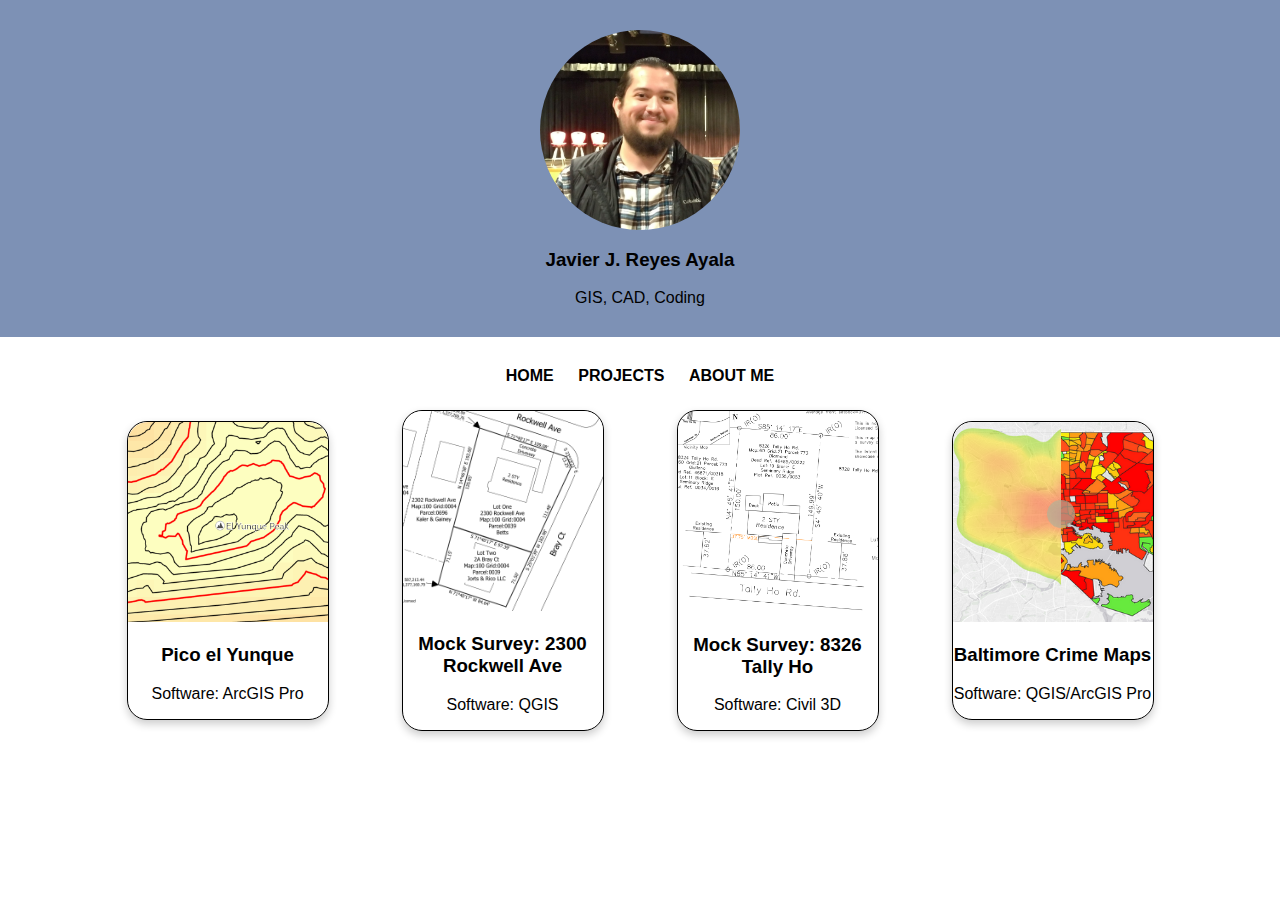
<file: index.html>
<!DOCTYPE html>
<html lang="en">

<head>
  <meta charset="UTF-8">
  <meta http-equiv="X-UA-Compatible" content="IE=edge">
  <meta name="viewport" content="width=device-width, initial-scale=1.0">

  <link rel="stylesheet" href="styles/styles.css">

  <title>Javier Reyes</title>
</head>

<body id="index">
  <!--Title Banner-->
  <div id="titleBanner">
    <img src="images/profile.jpg" alt="Javier Photo" id="profilePhoto">
    <h3>Javier J. Reyes Ayala</h3>
    GIS, CAD, Coding
  </div>

  <!--Navigation-->
  <div id="navBarIndex">
    <a href="index.html">HOME</a>
    <a href="projects.html">PROJECTS</a>
    <a href="aboutMe.html">ABOUT ME</a>
  </div>

  <!--Project Cards-->
  <div id="container">
    <a href="projects.html#yunque">
      <div class="projCard">
        <img src="images/IconPicoElYunque.png" alt="Pico El Yunque">
        <h3>Pico el Yunque</h3>
        <p>
          Software: ArcGIS Pro
        </p>
      </div>
      </a>
  
    <a href="projects.html#rockwell">
    <div class="projCard">
      <img src="images/Icon2300Rockwell.png" alt="Mock Survey: 2300 ROckwell">
      <h3>Mock Survey: 2300 Rockwell Ave</h3>
      <p>
        Software: QGIS
      </p>
    </div>
  </a>

    <a href="projects.html#tallyHo">
    <div class="projCard">
      <img src="images/Icon8326TallyHo.png" alt="Mock Survey: 8326 Tally Ho">
      <h3>Mock Survey: 8326 Tally Ho</h3>
      <p>
        Software: Civil 3D
      </p>
    </div>
    </a>

    <a href="projects.html#baltCrime">
    <div class="projCard">
      <img src="images/IconBaltimoreCrimeHeatmap.png" alt="BaltimoreCrime">
      <h3>Baltimore Crime Maps</h3>
      <p>
        Software: QGIS/ArcGIS Pro
      </p>
    </div>
  </div>
</a>
</body>

</html>
</file>
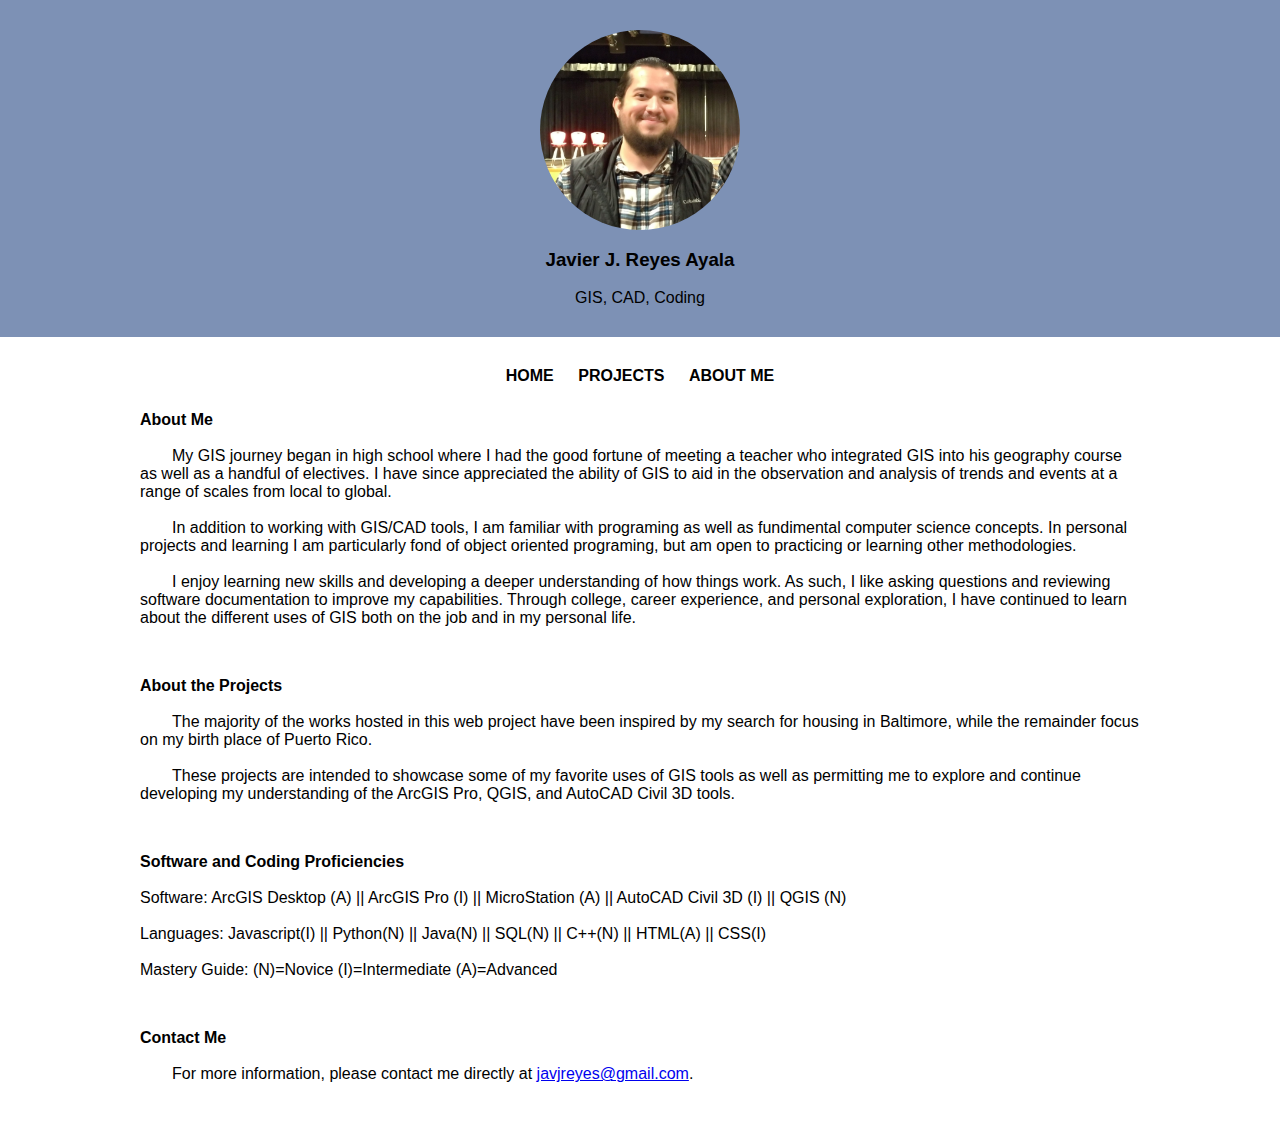
<file: aboutMe.html>
<!DOCTYPE html>
<html lang="en">
<head>
    <meta charset="UTF-8">
    <meta http-equiv="X-UA-Compatible" content="IE=edge">
    <meta name="viewport" content="width=device-width, initial-scale=1.0">

    <link rel="stylesheet" href="styles/styles.css">

    <title>About Me</title>
</head>
<body id="aboutBody">
      <!--Title Banner-->
  <div id="titleBanner">
    <img src="images/profile.jpg" alt="Javier Photo" id="profilePhoto">
    <h3>Javier J. Reyes Ayala</h3>
    GIS, CAD, Coding
  </div>

  <!--Navigation-->
  <div id="navBarIndex">
    <a href="index.html">HOME</a>
    <a href="projects.html">PROJECTS</a>
    <a href="aboutMe.html">ABOUT ME</a>
  </div>

    <p><b>About Me</b><br><br>
        &emsp;&emsp;My GIS journey began in high school where I had the good fortune of meeting a teacher who integrated GIS into his geography course as well as a handful of electives. I have since appreciated the ability of GIS to aid in the observation and analysis of trends and events at a range of scales from local to global. <br><br>
        &emsp;&emsp;In addition to working with GIS/CAD tools, I am familiar with programing as well as fundimental computer science concepts. In personal projects and learning I  am particularly fond of object oriented programing, but am open to practicing or learning other methodologies.<br><br>
        &emsp;&emsp;I enjoy learning new skills and developing a deeper understanding of how things work. As such, I like asking questions and reviewing software documentation to improve my capabilities. Through college, career experience, and personal exploration, I have continued to learn about the different uses of GIS both on the job and in my personal life. </p>
        <br>
    <p><b>About the Projects</b><br><br>
        &emsp;&emsp;The majority of the works hosted in this web project have been inspired by my search for housing in Baltimore, while the remainder focus on my birth place of Puerto Rico. <br><br>
        &emsp;&emsp;These projects are intended to showcase some of my favorite uses of GIS tools as well as permitting me to explore and continue developing my understanding of the ArcGIS Pro, QGIS, and AutoCAD Civil 3D tools.</p>
        <br>
    <p><b>Software and Coding Proficiencies</b><br><br>
        Software: ArcGIS Desktop (A) || ArcGIS Pro (I) || MicroStation (A) || AutoCAD Civil 3D (I) || QGIS (N)<br><br>
        Languages: Javascript(I) || Python(N) || Java(N) || SQL(N) || C++(N) || HTML(A) || CSS(I)<br><br>
        Mastery Guide: (N)=Novice (I)=Intermediate (A)=Advanced</p>
        <br>
    <p><b>Contact Me</b><br><br>
        &emsp;&emsp;For more information, please contact me directly at <a href="mailto:javjreyes@gmail.com">javjreyes@gmail.com</a>.</p><br><Br>

</body>
</html>
</file>
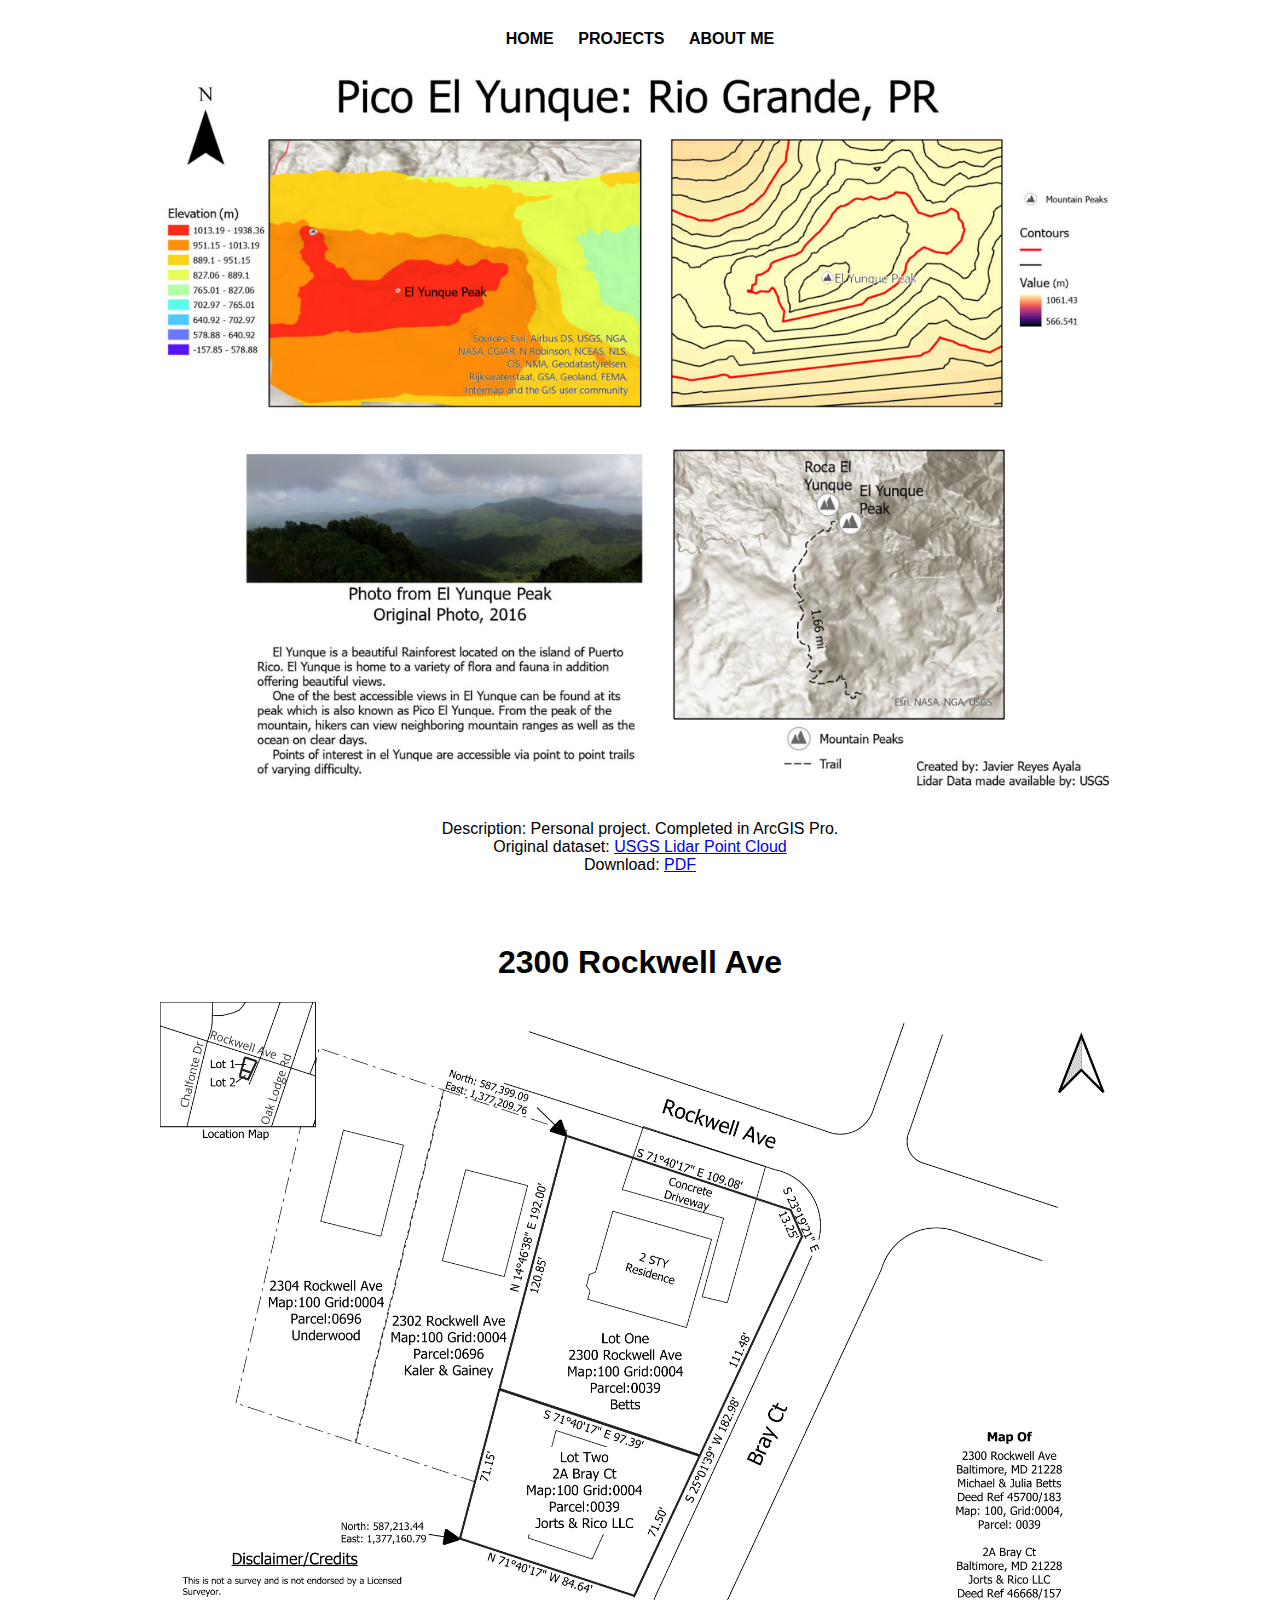
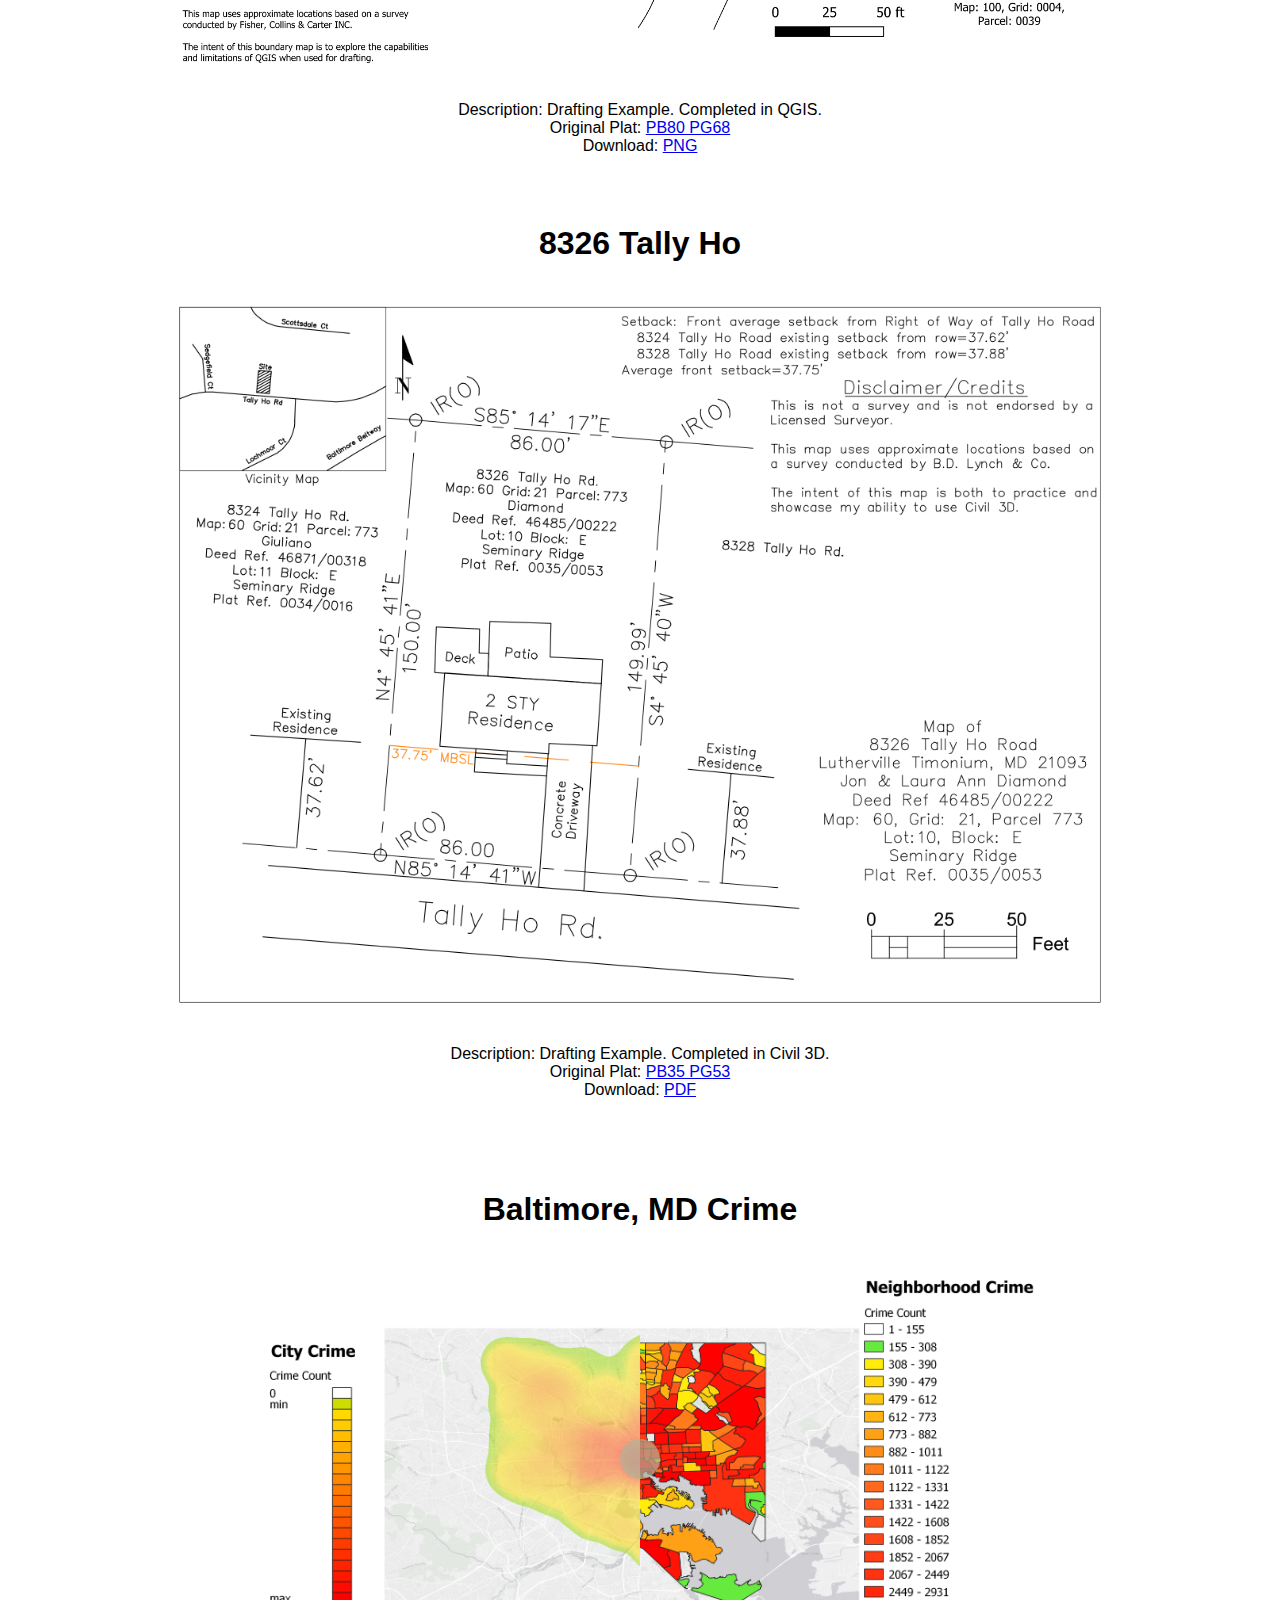
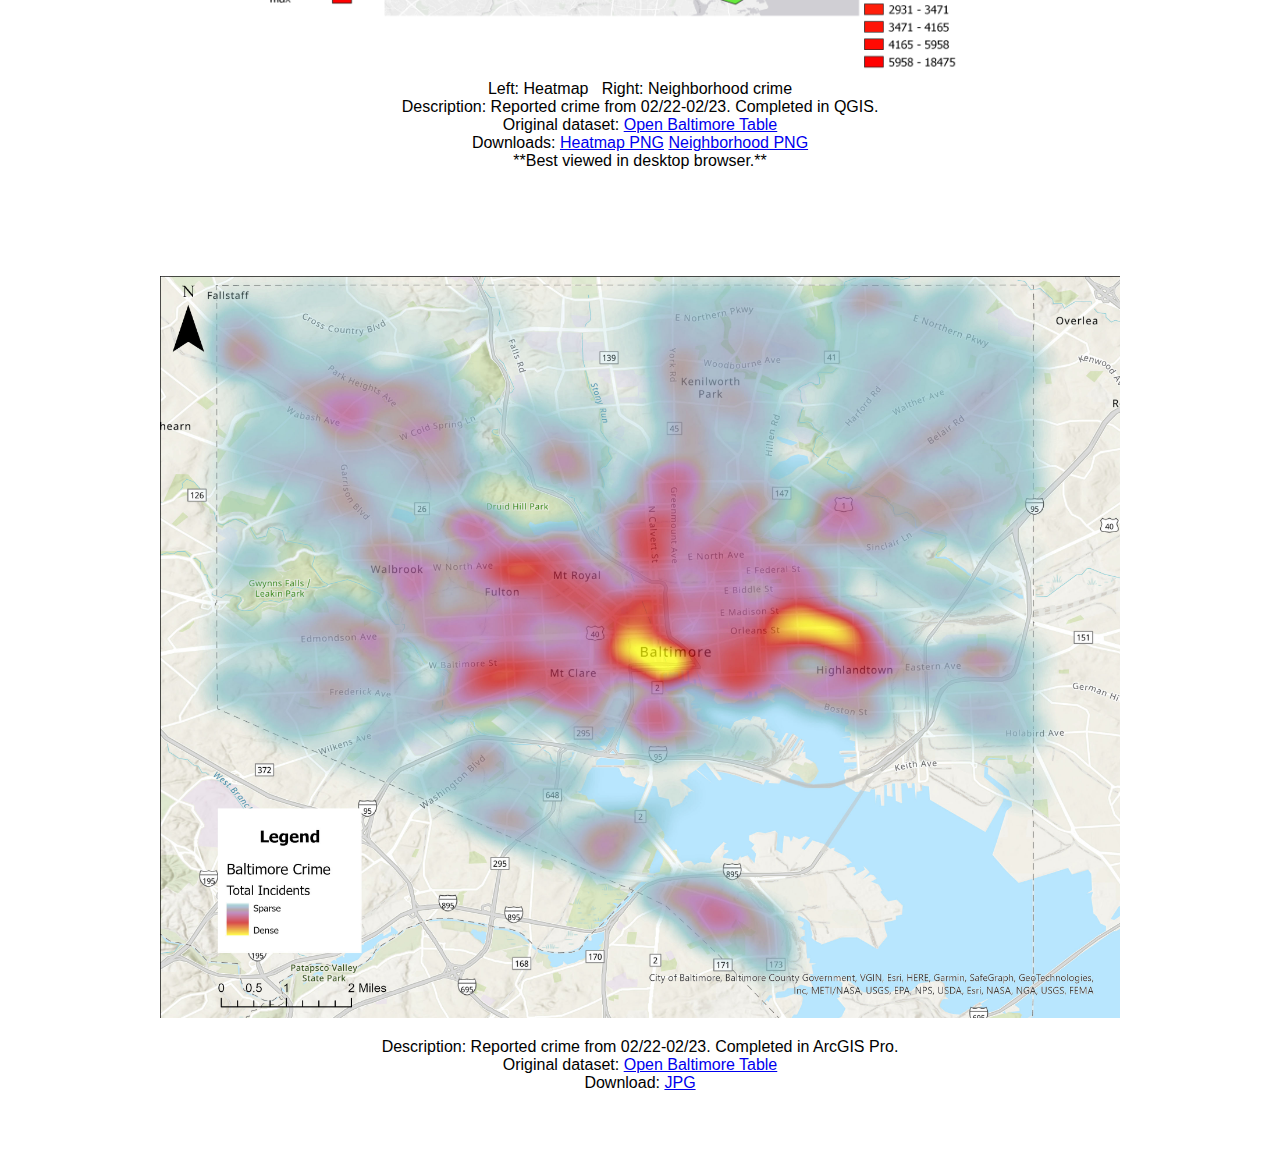
<file: projects.html>
<!DOCTYPE html>
<html lang="en">

<head>
    <meta charset="UTF-8">
    <meta http-equiv="X-UA-Compatible" content="IE=edge">
    <meta name="viewport" content="width=device-width, initial-scale=1.0">
    <link rel="stylesheet" href="styles/sliderStyles.css">
    <link rel="stylesheet" href="styles/styles.css">
    <script src="javascript/imgSlider.js"></script>

    <title>Projects</title>
</head>

<body id="projBody">
      <!--Navigation-->
  <div id="navBarIndex" style="">
    <a href="index.html">HOME</a>
    <a href="projects.html">PROJECTS</a>
    <a href="aboutMe.html">ABOUT ME</a>
  </div>

    <!--Pico El Yunque-->
    <div id="yunque" class="proj">
        <img src="images/PicoYunqueFinal.png" alt="Pico El Yunque">
    </div>
    <p>Description: Personal project. Completed in ArcGIS Pro.<br>
    Original dataset: <a href="https://www.sciencebase.gov/catalog/item/5eb7e2ba82ce25b5135d1adf">USGS Lidar Point Cloud</a><br>
    Download: <a href="images/PicoYunqueFinal.pdf">PDF</a></p>
    

    <!--2300 Rockwell Ave-->
    
    <div id="rockwell" class="proj">
        <h1>2300 Rockwell Ave</h1>
        <img src="images/BoundarySurveyExample2300Rockwell.png" alt="2300 Rockwell Ave">
    </div>
    <p>Description: Drafting Example. Completed in QGIS.<br>
    Original Plat: <a href="images/2300Rockwell_PB80PG68.pdf">PB80 PG68</a><br>
    Download: <a href="images/BoundarySurveyExample2300Rockwell.png">PNG</a></p>

    <!--8326 Tally Ho-->
    <div id="tallyHo" class="proj">
        <h1>8326 Tally Ho</h1>
        <img src="images/BoundarySurveyExample8326TallyHo.png" alt="8326 Tally Ho">
    </div>
    <p>Description: Drafting Example. Completed in Civil 3D.<br>
    Original Plat: <a href="images/8326TallyHoPB35PG53.pdf">PB35 PG53</a><br>
    Download: <a href="images/BoundarySurveyExample8326TallyHo.pdf">PDF</a></p>

    <!--Baltimore Crime Map w/ comparison slider-->
    <div id="baltCrime" >
        <h1 id="baltimoreCrimeTitle">Baltimore, MD Crime</h1>
        <div class="img-comp-container">
            <div class="img-comp-img">
                <img src="images/BaltimoreCrimeNeighborhoodCrimeCount.png" alt="Baltimore Crime">
            </div>
            <div class="img-comp-img img-comp-overlay">
                <img src="images/BaltimoreCrimeHeatmap.png">
            </div>
        </div>
    </div>
    <p id="baltimoreCrimeDescription">Left: Heatmap &nbsp; Right: Neighborhood crime<br>
    Description: Reported crime from 02/22-02/23. Completed in QGIS.<br>
    Original dataset: <a href="https://data.baltimorecity.gov/datasets/baltimore::part-1-crime-data-/about">Open Baltimore Table</a><br>
    Downloads: <a href="images/BaltimoreCrimeHeatmap.png">Heatmap PNG</a> <a href="images/BaltimoreCrimeNeighborhoodCrimeCount.png">Neighborhood PNG</a><br>
    **Best viewed in desktop browser.**<br><br><br></p>
    
    <div class="proj">
        <img src="images/BaltimoreCrimeHeatmapArcPro.jpg" alt="">
    </div>
    <p>Description: Reported crime from 02/22-02/23. Completed in ArcGIS Pro.<br>
    Original dataset: <a href="https://data.baltimorecity.gov/datasets/baltimore::part-1-crime-data-/about">Open Baltimore Table</a><br>
    Download: <a href="images/BaltimoreCrimeHeatmapArcPro.jpg">JPG</a></p>
    <!--Call script to control slider-->
    <script>
        initComparisons();
    </script>
</body>

</html>
</file>
<file: styles/styles.css>
/* roboto-regular - latin */
@font-face {
    font-display: swap; /* Check https://developer.mozilla.org/en-US/docs/Web/CSS/@font-face/font-display for other options. */
    font-family: 'Roboto';
    font-style: normal;
    font-weight: 400;
    src: url('../fonts/roboto-v30-latin-regular.eot'); /* IE9 Compat Modes */
    src: url('../fonts/roboto-v30-latin-regular.eot?#iefix') format('embedded-opentype'), /* IE6-IE8 */
         url('../fonts/roboto-v30-latin-regular.woff2') format('woff2'), /* Super Modern Browsers */
         url('../fonts/roboto-v30-latin-regular.woff') format('woff'), /* Modern Browsers */
         url('../fonts/roboto-v30-latin-regular.ttf') format('truetype'), /* Safari, Android, iOS */
         url('../fonts/roboto-v30-latin-regular.svg#Roboto') format('svg'); /* Legacy iOS */
  }
@import url('https://fonts.googleapis.com/css2?family=Open+Sans&display=swap');
  
html{
    font-family: 'Open Sans', sans-serif, 'Roboto';
}

body{
    margin:0;
}

#index a{
    color: black;
    text-decoration: none;
}



/*INDEX PAGE*/

/*Page title banner*/
#titleBanner{
    display: grid;
    justify-content: center;
    text-align: center;

    padding: 30px;

    background-color: #7D91B5;
}

#profilePhoto{
    width:200px;

    border-radius: 100px;
}

/*Homepage navigation*/
#navBarIndex{
    text-align: center;

    margin-top: 20px;
    padding: 10px;
}
#navBarIndex a{
    color: black;
    text-decoration: none;
    font-weight: bold;

    padding: 10px;

    box-shadow: inset 0 0 0 0 #7D91B5;
    transition: color .3s ease-in-out, box-shadow .3s ease-in-out;
}
#navBarIndex a:hover {
    box-shadow: inset 200px 0 0 0 #7D91B5;
    color: white;
  }

/*Grid container for project cards*/
#container{
    display: grid;
    grid-gap: 0;
    grid-template-columns: repeat(auto-fit, 275px);
    grid-auto-rows: 350px;

    justify-content: center;
    align-items: center;


}


/*Project Cards*/
.projCard{
    text-align: center;
    justify-content: center;

    width:200px;
    margin:auto;

    border: 1px solid black;
    border-radius: 20px;

    box-shadow: 0px 4px 8px 0 rgba(0,0,0,0.2);

}
.projCard:hover{
    border:1px solid black;

    box-shadow: 0px 8px 16px 0 rgba(0,0,0,0.2);

    cursor: pointer;
}
.projCard img{
    width:200px;

    border-top-left-radius: 20px;
    border-top-right-radius: 20px;
}



/*PROJECT PAGE*/

#projBody{
    margin-top: 15px;
    margin-bottom: 15px;
    text-align: center;

}
.proj{
    text-align: center;
}
.proj img{
    width: min(1000px, 75%);
}
.proj a{
    color: blue;
}

#projBody p{
    margin-bottom: 70px;
}
#baltimoreCrimeTitle{
    z-index: 1;
}

.img-comp-container{
    margin-top: -60px;
}

#baltimoreCrimeDescription{
    margin-top: -75px;
    position: relative;
}



/*About Me Page*/

#aboutBody{
    text-align: left;
}

#aboutBody p{
    width: min(1000px, 80%);

    margin-left: auto;
    margin-right: auto;
}
</file>
<file: styles/sliderStyles.css>
* {box-sizing: border-box;}

#baltCrime{
  display: grid;
  margin-left:auto;
}



.img-comp-container {
  position: relative;
  height: 566px; /*should be the same height as the images*/
  width: 800px;

  margin-left: auto;
  margin-right: auto;
}

.img-comp-img {
  position: absolute;
  width: auto;
  height: auto;
  overflow: hidden;
  
}

.img-comp-img img {
  display: inline-block;
  vertical-align: middle;
  width:800px;
}

.img-comp-slider {
  position: absolute;
  z-index: 9;
  cursor: ew-resize;
  /*set the appearance of the slider:*/
  width: 40px;
  height: 40px;
  background-color: #b1b397;
  opacity: 0.7;
  border-radius: 50%;
}
</file>
